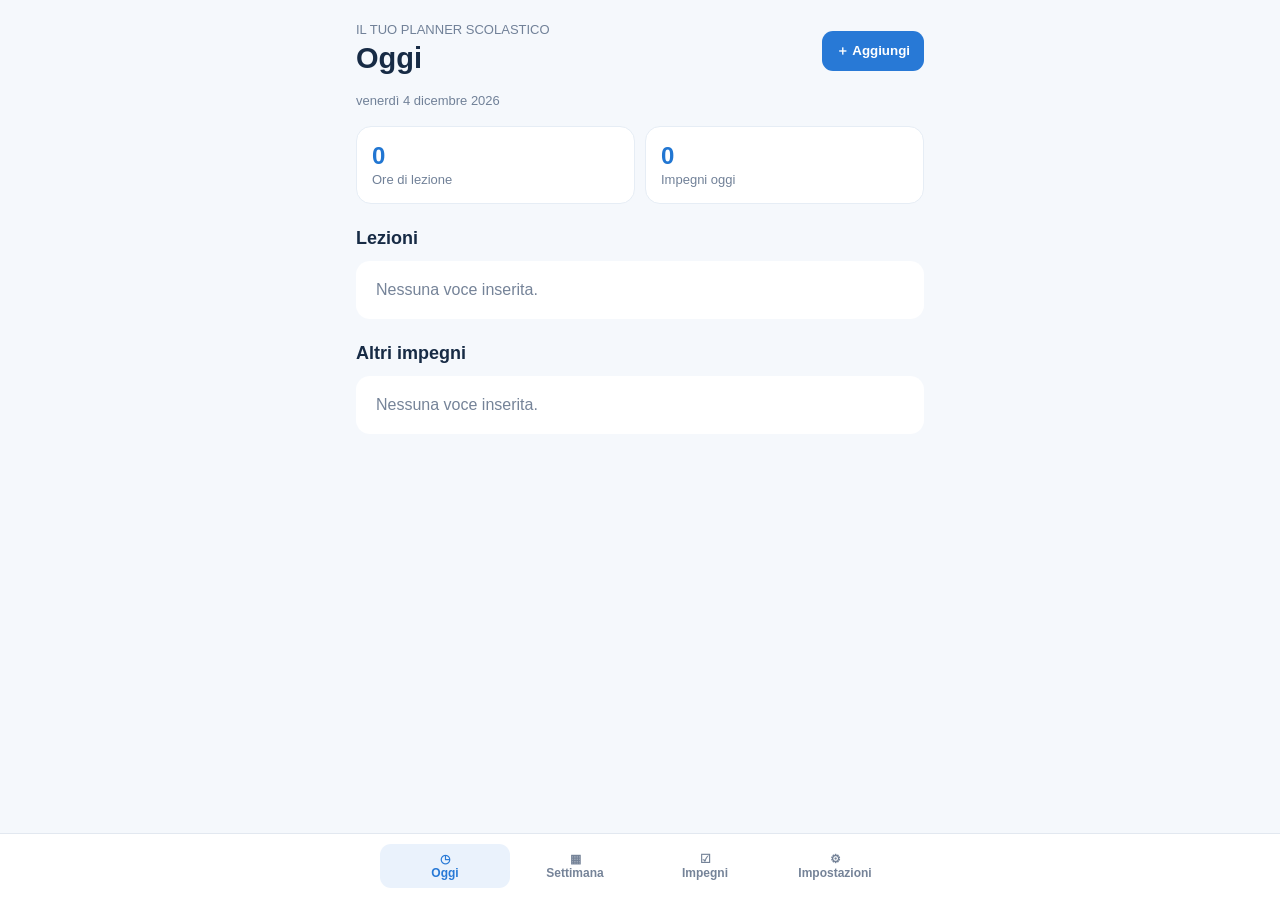
<file: agenda_docente_v2.html>
<!doctype html><html lang="it"><head><meta charset="utf-8"><meta name="viewport" content="width=device-width,initial-scale=1,viewport-fit=cover"><meta name="theme-color" content="#f5f8fc"><title>Agenda Docente 2.0</title><style>
:root{font-family:-apple-system,BlinkMacSystemFont,'Segoe UI',sans-serif;color:#172b45;background:#f5f8fc}*{box-sizing:border-box}body{margin:0}main{max-width:600px;margin:auto;padding:22px 16px 105px}header{display:flex;justify-content:space-between;align-items:center}h1{font-size:29px;margin:5px 0}h2{font-size:18px;margin:24px 0 12px}.muted{color:#718198;font-size:13px}.summary{display:flex;gap:10px;margin:18px 0}.summary>div{flex:1;background:white;border:1px solid #e6edf5;border-radius:15px;padding:15px}.summary strong{display:block;font-size:24px;color:#2176d2}.card{display:flex;gap:12px;background:white;border:1px solid #e5ebf3;border-radius:16px;padding:14px;margin:10px 0;box-shadow:0 2px 8px #12223a07}.time{font-size:13px;font-weight:700;color:#2672be;min-width:76px}.content{flex:1;min-width:0}.content strong{display:block;font-size:16px}.meta{color:#66758b;font-size:13px;margin-top:5px}.note{font-size:13px;color:#4c607b;margin-top:7px}.actions{display:flex;gap:6px;align-items:start}.small{font-size:12px;padding:7px 9px}.btn,button{cursor:pointer;border:0;border-radius:11px;padding:11px 14px;background:#eaf2fc;color:#2468ad;font-weight:650}.primary{background:#2879d6;color:white}.danger{background:#fff0f0;color:#b43a3a}.nav{position:fixed;bottom:0;left:0;right:0;background:#fff;border-top:1px solid #e2e8f0;display:flex;justify-content:center;padding:10px 4px max(12px,env(safe-area-inset-bottom))}.nav button{background:none;color:#758398;flex:1;max-width:130px;padding:8px 2px;font-size:12px}.nav button.active{color:#2879d6;background:#eaf2fc}.view{display:none}.view.active{display:block}label{display:block;font-size:13px;font-weight:650;margin:12px 0 5px}input,select,textarea{width:100%;padding:12px;border:1px solid #d6e0ec;border-radius:11px;font:inherit;background:white;color:#1b2f47}textarea{resize:vertical}form{background:white;padding:16px;border-radius:16px;border:1px solid #e5ebf3}.row{display:flex;gap:10px}.row>*{flex:1;min-width:0}.topline{display:flex;justify-content:space-between;align-items:center;gap:10px}.empty{padding:20px;background:white;border-radius:14px;color:#758398}.hint{font-size:12px;color:#718198;line-height:1.5}.weekday{margin-top:22px;font-size:15px;font-weight:750}.chip{display:inline-block;background:#eaf2fc;border-radius:8px;padding:5px 8px;color:#3474ba;font-size:12px;margin-top:6px}</style></head><body><main><header><div><div class="muted">IL TUO PLANNER SCOLASTICO</div><h1 id="heading">Oggi</h1></div><button class="primary" onclick="openForm()">＋ Aggiungi</button></header>
<section id="today" class="view active"><p class="muted" id="todayDate"></p><div class="summary"><div><strong id="lc">0</strong><span class="muted">Ore di lezione</span></div><div><strong id="ec">0</strong><span class="muted">Impegni oggi</span></div></div><h2>Lezioni</h2><div id="todayLessons"></div><h2>Altri impegni</h2><div id="todayExtras"></div></section>
<section id="week" class="view"><p class="muted">Imposta una volta l'orario: si ripeterà ogni settimana.</p><div id="weekList"></div></section>
<section id="commitments" class="view"><p class="muted">Riunioni, colloqui, consigli di classe e scadenze.</p><div id="commitmentList"></div></section>
<section id="settings" class="view"><h2>Gestione dati</h2><p class="hint">I dati sono salvati localmente nel browser su questo dispositivo. Non sono sincronizzati tra dispositivi. Non eliminare i dati del sito senza prima esportare una copia.</p><button onclick="exportData()">Esporta copia JSON</button> <button onclick="document.getElementById('importFile').click()">Importa copia</button><input id="importFile" type="file" accept="application/json" style="display:none" onchange="importData(event)"><h2>Notifiche</h2><p class="hint">Questa versione salva l'anticipo del promemoria ma non invia notifiche automatiche: servirà una versione pubblicata con supporto alle notifiche.</p><h2>Ripristino</h2><button class="danger" onclick="clearData()">Cancella tutti i dati</button></section>
<section id="editor" class="view"><h2 id="formHeading">Nuova voce</h2><form id="entryForm"><label for="type">Tipo</label><select id="type" onchange="toggleFields()"><option value="lesson">Lezione settimanale</option><option value="event">Impegno scolastico</option></select><div id="weeklyFields"><label for="day">Giorno della settimana</label><select id="day"><option value="1">Lunedì</option><option value="2">Martedì</option><option value="3">Mercoledì</option><option value="4">Giovedì</option><option value="5">Venerdì</option><option value="6">Sabato</option></select></div><div id="dateFields" style="display:none"><label for="date">Data</label><input id="date" type="date"></div><div class="row"><div><label for="start">Dalle</label><input id="start" type="time" required></div><div><label for="end">Alle</label><input id="end" type="time" required></div></div><label for="subject">Materia / Impegno</label><input id="subject" maxlength="80" placeholder="Es. Laboratori tecnologici" required><div class="row"><div><label for="classroom">Classe</label><input id="classroom" maxlength="30" placeholder="Es. 2A"></div><div><label for="room">Aula / Luogo</label><input id="room" maxlength="60" placeholder="Es. Lab. elettrico"></div></div><label for="note">Nota breve</label><input id="note" maxlength="100" placeholder="Es. Esercitazione"><label for="reminder">Promemoria (solo indicativo)</label><select id="reminder"><option value="">Nessuno</option><option value="15 minuti">15 minuti prima</option><option value="1 ora">1 ora prima</option><option value="1 giorno">1 giorno prima</option></select><div class="row" style="margin-top:18px"><button type="button" onclick="navigate('today')">Annulla</button><button class="primary" type="submit">Salva</button></div></form></section></main>
<nav class="nav"><button data-page="today" class="active" onclick="navigate('today')">◷<br>Oggi</button><button data-page="week" onclick="navigate('week')">▦<br>Settimana</button><button data-page="commitments" onclick="navigate('commitments')">☑<br>Impegni</button><button data-page="settings" onclick="navigate('settings')">⚙<br>Impostazioni</button></nav>
<script>
const KEY='agenda-docente-v2';const days=['','Lunedì','Martedì','Mercoledì','Giovedì','Venerdì','Sabato'];const $=id=>document.getElementById(id);let data=[];let editing=null;try{const stored=JSON.parse(localStorage.getItem(KEY)||'[]');if(Array.isArray(stored))data=stored}catch(e){}const localDate=()=>{const d=new Date();return `${d.getFullYear()}-${String(d.getMonth()+1).padStart(2,'0')}-${String(d.getDate()).padStart(2,'0')}`};const safe=s=>String(s??'').replace(/[&<>"']/g,c=>({'&':'&amp;','<':'&lt;','>':'&gt;','"':'&quot;',"'":'&#39;'}[c]));function save(){localStorage.setItem(KEY,JSON.stringify(data));render()};function navigate(page){document.querySelectorAll('.view').forEach(x=>x.classList.toggle('active',x.id===page));document.querySelectorAll('.nav button').forEach(x=>x.classList.toggle('active',x.dataset.page===page));$('heading').textContent=({today:'Oggi',week:'Settimana',commitments:'Impegni',settings:'Impostazioni',editor:'Modifica agenda'})[page];window.scrollTo(0,0);if(page!=='editor')render()};function card(x){return `<div class="card"><div class="time">${safe(x.start)}<br>${safe(x.end)}</div><div class="content"><strong>${safe(x.subject)}</strong><div class="meta">${x.classroom?'Classe '+safe(x.classroom)+' · ':''}${safe(x.room||'Luogo non indicato')}</div>${x.note?`<div class="note">✎ ${safe(x.note)}</div>`:''}${x.reminder?`<div class="chip">Promemoria: ${safe(x.reminder)}</div>`:''}</div><div class="actions"><button class="small" onclick="editEntry('${x.id}')" aria-label="Modifica">✎</button><button class="small danger" onclick="removeEntry('${x.id}')" aria-label="Elimina">×</button></div></div>`};function list(a){return a.length?a.sort((x,y)=>x.start.localeCompare(y.start)).map(card).join(''):'<div class="empty">Nessuna voce inserita.</div>'};function render(){const now=new Date(),dow=now.getDay(),date=localDate();$('todayDate').textContent=now.toLocaleDateString('it-IT',{weekday:'long',day:'numeric',month:'long',year:'numeric'});const lessons=data.filter(x=>x.type==='lesson'&&Number(x.day)===dow);const extras=data.filter(x=>x.type==='event'&&x.date===date);$('lc').textContent=lessons.length;$('ec').textContent=extras.length;$('todayLessons').innerHTML=list(lessons);$('todayExtras').innerHTML=list(extras);$('weekList').innerHTML=days.slice(1).map((day,i)=>`<div class="weekday">${day}</div>${list(data.filter(x=>x.type==='lesson'&&Number(x.day)===i+1))}`).join('');const all=data.filter(x=>x.type==='event').sort((a,b)=>a.date.localeCompare(b.date)||a.start.localeCompare(b.start));$('commitmentList').innerHTML=all.length?all.map(x=>`<div class="muted" style="margin-top:18px">${safe(new Date(x.date+'T12:00:00').toLocaleDateString('it-IT',{weekday:'long',day:'numeric',month:'long',year:'numeric'}))}</div>${card(x)}`).join(''):'<div class="empty">Nessun impegno inserito.</div>'};function toggleFields(){const lesson=$('type').value==='lesson';$('weeklyFields').style.display=lesson?'block':'none';$('dateFields').style.display=lesson?'none':'block';$('date').required=!lesson};function openForm(id){editing=null;$('entryForm').reset();$('date').value=localDate();$('day').value=String(new Date().getDay()||1);$('formHeading').textContent='Nuova voce';toggleFields();navigate('editor')};function editEntry(id){const x=data.find(x=>x.id===id);if(!x)return;editing=id;for(const k of ['type','day','date','start','end','subject','classroom','room','note','reminder'])$(k).value=x[k]||'';$('formHeading').textContent='Modifica voce';toggleFields();navigate('editor')};$('entryForm').addEventListener('submit',e=>{e.preventDefault();const x={id:editing||String(Date.now())+Math.random().toString(36).slice(2),type:$('type').value,day:$('day').value,date:$('date').value,start:$('start').value,end:$('end').value,subject:$('subject').value.trim(),classroom:$('classroom').value.trim(),room:$('room').value.trim(),note:$('note').value.trim(),reminder:$('reminder').value};if(x.end<=x.start){alert('L’orario di fine deve essere successivo a quello di inizio.');return}if(!x.subject){alert('Inserisci materia o impegno.');return}if(editing)data=data.map(y=>y.id===editing?x:y);else data.push(x);save();navigate(x.type==='lesson'?'week':'commitments')});function removeEntry(id){if(confirm('Eliminare questa voce?')){data=data.filter(x=>x.id!==id);save()}}function clearData(){if(confirm('Vuoi cancellare definitivamente tutti i dati?')){data=[];save();navigate('today')}}function exportData(){const b=new Blob([JSON.stringify(data,null,2)],{type:'application/json'}),a=document.createElement('a');a.href=URL.createObjectURL(b);a.download='agenda-docente-backup.json';a.click();setTimeout(()=>URL.revokeObjectURL(a.href),1000)}function importData(e){const f=e.target.files?.[0];if(!f)return;const r=new FileReader();r.onload=()=>{try{const arr=JSON.parse(r.result);if(!Array.isArray(arr)||!arr.every(x=>x&&typeof x.id==='string'&&['lesson','event'].includes(x.type)&&typeof x.subject==='string'&&typeof x.start==='string'&&typeof x.end==='string'))throw Error();if(confirm('Sostituire i dati attuali con quelli della copia?')){data=arr;save();navigate('today')}}catch{alert('File di backup non valido.')}};r.readAsText(f);e.target.value=''}render();</script></body></html>
</file>
